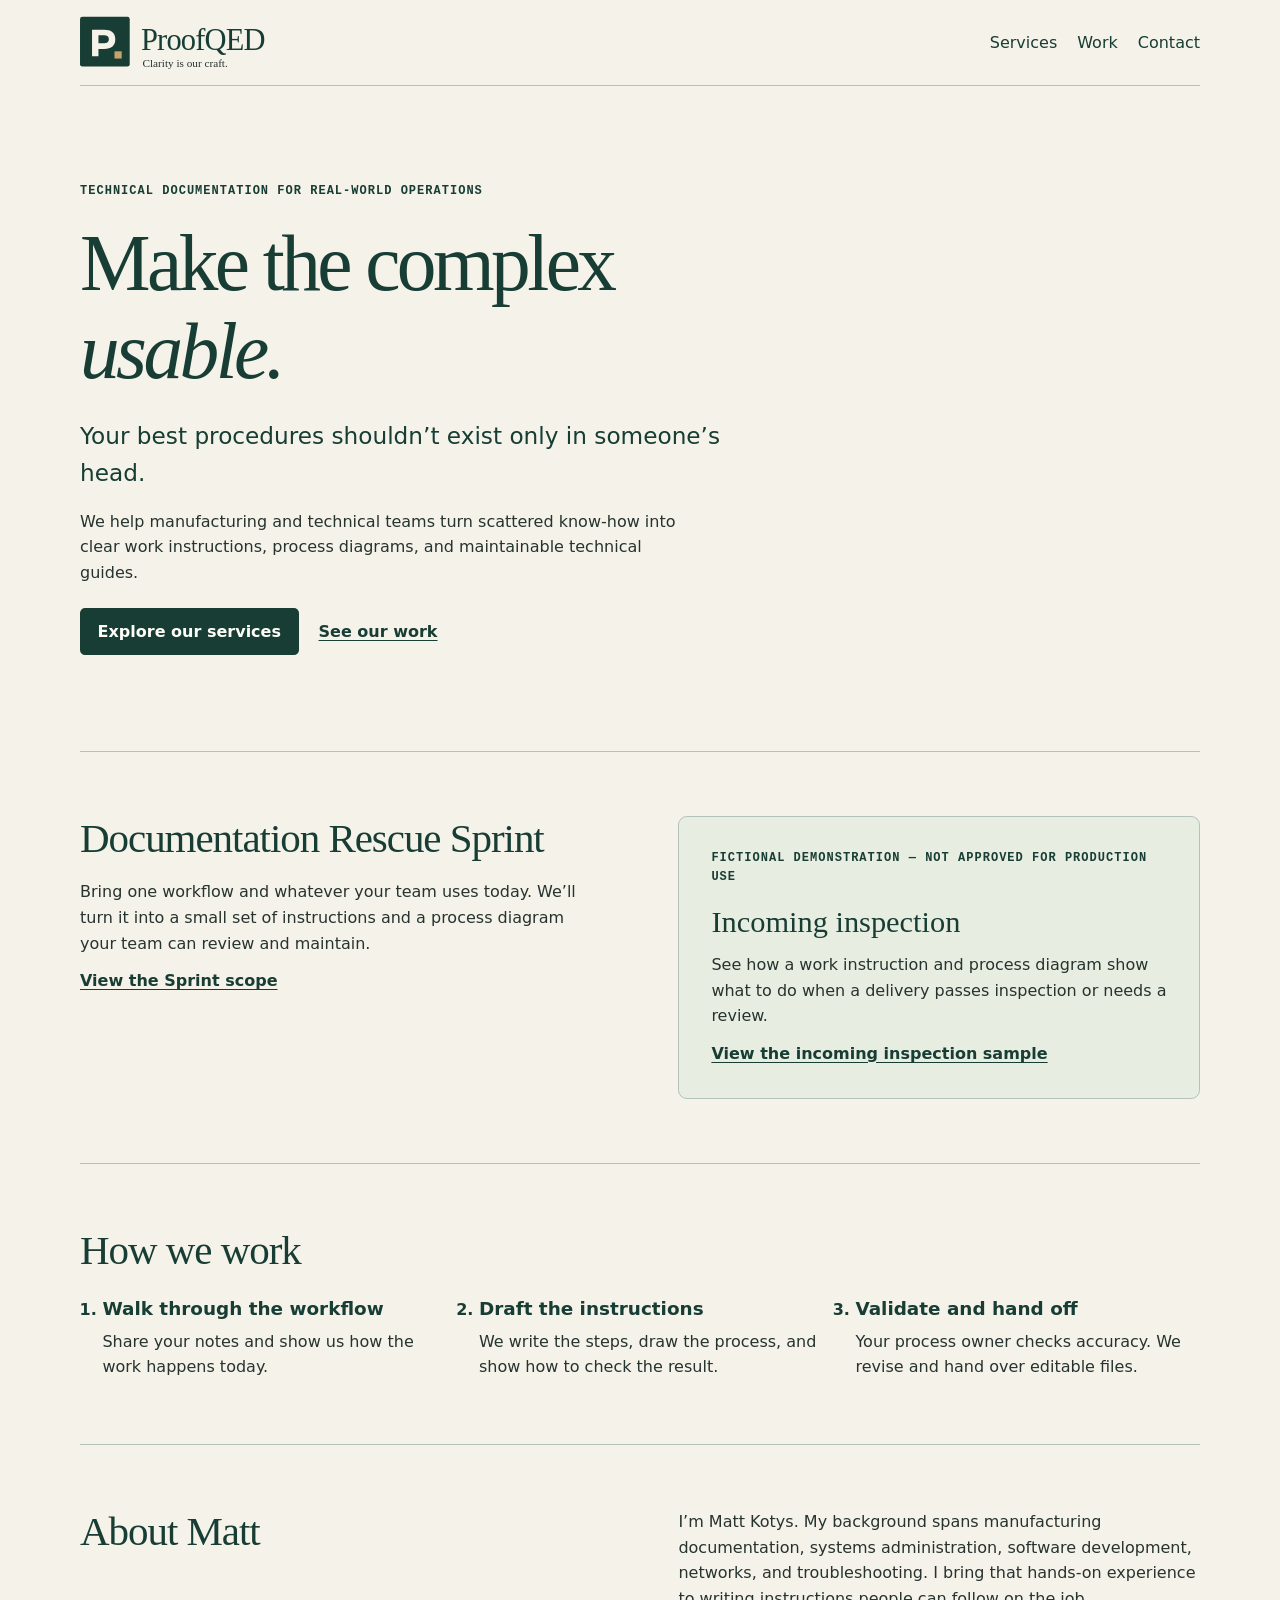
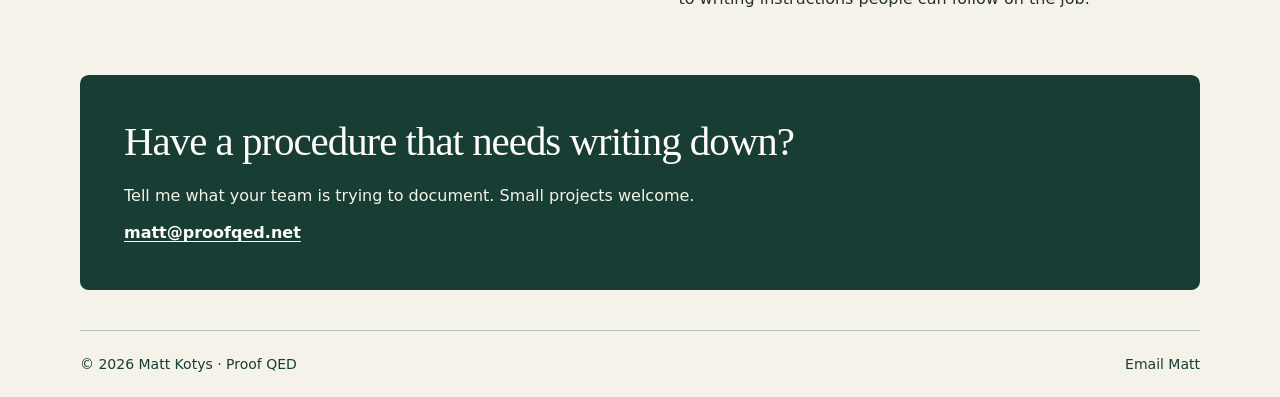
<file: index.html>
<!doctype html>
<html lang="en">
<head>
  <meta charset="utf-8">
  <meta name="viewport" content="width=device-width, initial-scale=1">
  <meta name="description" content="Proof QED turns manufacturing and technical know-how into clear work instructions, process diagrams, and technical guides.">
  <meta name="theme-color" content="#183d37">
  <title>Manufacturing and technical documentation | Proof QED</title>
  <link rel="icon" href="/assets/favicon.svg" type="image/svg+xml">
  <link rel="stylesheet" href="/css/site.css">
</head>
<body>
  <a class="skip-link" href="#main">Skip to content</a>
  <header class="site-header wrap">
    <a class="brand" href="/"><img src="/assets/proofqed.svg" width="202" height="53" alt="ProofQED home. Clarity is our craft."></a>
    <nav aria-label="Main navigation">
      <a href="/services/">Services</a>
          <a href="/work/">Work</a>
          <a href="/#contact">Contact</a>
    </nav>
  </header>
  <main id="main" class="wrap" tabindex="-1">
    <section class="hero">
      <p class="eyebrow">Technical documentation for real-world operations</p>
      <h1>Make the complex <em>usable.</em></h1>
      <p class="lead">Your best procedures shouldn’t exist only in someone’s head.</p>
      <p class="measure">We help manufacturing and technical teams turn scattered know-how into clear work instructions, process diagrams, and maintainable technical guides.</p>
      <div class="actions">
        <a class="button" href="/services/">Explore our services</a>
        <a class="text-link" href="/work/">See our work</a>
      </div>
    </section>
    <section class="section split" id="services">
      <div>
        <h2>Documentation Rescue Sprint</h2>
        <p class="measure">Bring one workflow and whatever your team uses today. We’ll turn it into a small set of instructions and a process diagram your team can review and maintain.</p>
        <a class="text-link" href="/services/">View the Sprint scope</a>
      </div>
      <article class="sample">
        <p class="eyebrow">Fictional demonstration — not approved for production use</p>
        <h3>Incoming inspection</h3>
        <p>See how a work instruction and process diagram show what to do when a delivery passes inspection or needs a review.</p>
        <a class="text-link" href="/work/#incoming-inspection">View the incoming inspection sample</a>
      </article>
    </section>
    <section class="section">
      <h2>How we work</h2>
      <ol class="steps">
        <li><h3>Walk through the workflow</h3><p>Share your notes and show us how the work happens today.</p></li>
        <li><h3>Draft the instructions</h3><p>We write the steps, draw the process, and show how to check the result.</p></li>
        <li><h3>Validate and hand off</h3><p>Your process owner checks accuracy. We revise and hand over editable files.</p></li>
      </ol>
    </section>
    <section class="section split" id="about">
      <h2>About Matt</h2>
      <p class="measure">I’m Matt Kotys. My background spans manufacturing documentation, systems administration, software development, networks, and troubleshooting. I bring that hands-on experience to writing instructions people can follow on the job.</p>
    </section>
    <section class="contact" id="contact">
      <h2>Have a procedure that needs writing down?</h2>
      <p>Tell me what your team is trying to document. Small projects welcome.</p>
      <a class="text-link" href="mailto:matt@proofqed.net">matt@proofqed.net</a>
    </section>
  </main>
  <footer class="site-footer wrap">
    <span>© 2026 Matt Kotys · Proof QED</span>
    <nav aria-label="Footer navigation">
      <a href="mailto:matt@proofqed.net">Email Matt</a>
    </nav>
  </footer>
</body>
</html>
</file>
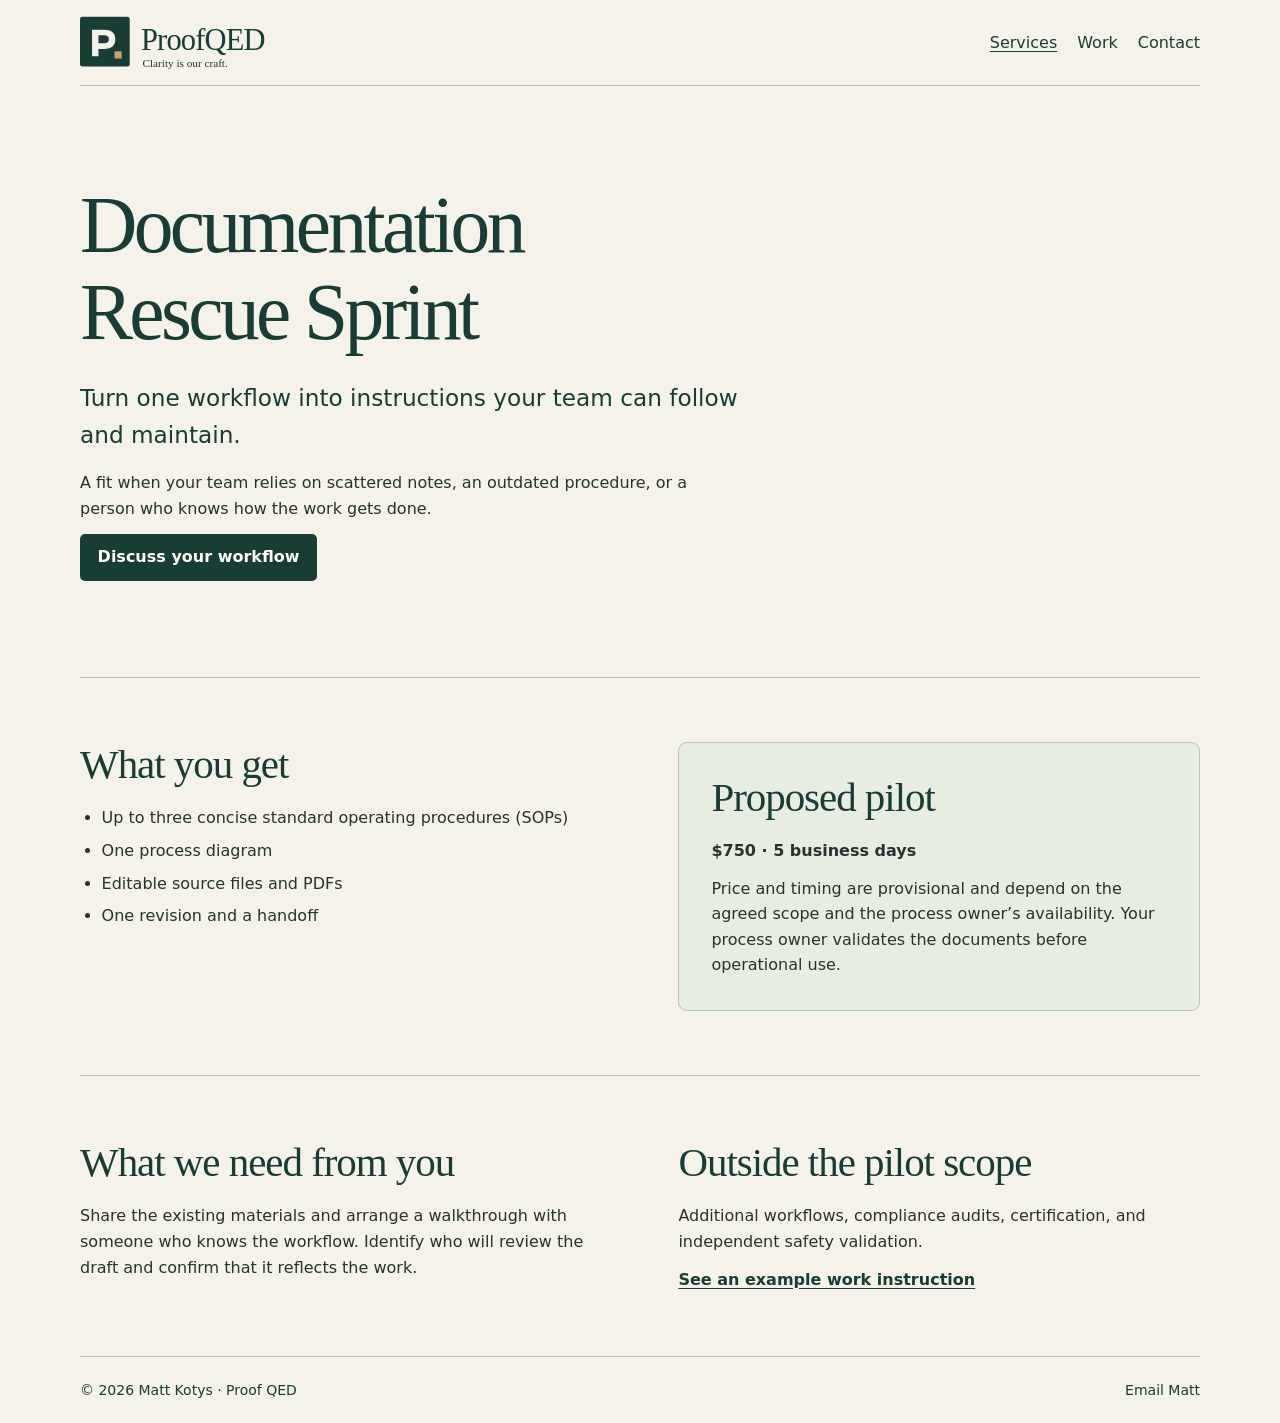
<file: services/index.html>
<!doctype html>
<html lang="en">
<head>
  <meta charset="utf-8">
  <meta name="viewport" content="width=device-width, initial-scale=1">
  <meta name="description" content="Explore the Proof QED Documentation Rescue Sprint for one manufacturing or technical workflow.">
  <meta name="theme-color" content="#183d37">
  <title>Documentation Rescue Sprint | Proof QED</title>
  <link rel="icon" href="/assets/favicon.svg" type="image/svg+xml">
  <link rel="stylesheet" href="/css/site.css">
</head>
<body>
  <a class="skip-link" href="#main">Skip to content</a>
  <header class="site-header wrap">
    <a class="brand" href="/"><img src="/assets/proofqed.svg" width="202" height="53" alt="ProofQED home. Clarity is our craft."></a>
    <nav aria-label="Main navigation">
      <a href="/services/" aria-current="page">Services</a>
          <a href="/work/">Work</a>
          <a href="/#contact">Contact</a>
    </nav>
  </header>
  <main id="main" class="wrap" tabindex="-1">
    <section class="hero">
      <h1>Documentation Rescue Sprint</h1>
      <p class="lead">Turn one workflow into instructions your team can follow and maintain.</p>
      <p class="measure">A fit when your team relies on scattered notes, an outdated procedure, or a person who knows how the work gets done.</p>
      <a class="button" href="mailto:matt@proofqed.net?subject=Documentation%20Rescue%20Sprint">Discuss your workflow</a>
    </section>
    <section class="section split">
      <div>
        <h2>What you get</h2>
        <ul class="list">
          <li>Up to three concise standard operating procedures (SOPs)</li>
          <li>One process diagram</li>
          <li>Editable source files and PDFs</li>
          <li>One revision and a handoff</li>
        </ul>
      </div>
      <aside class="sample">
        <h2>Proposed pilot</h2>
        <p><strong>$750 · 5 business days</strong></p>
        <p>Price and timing are provisional and depend on the agreed scope and the process owner’s availability. Your process owner validates the documents before operational use.</p>
      </aside>
    </section>
    <section class="section split">
      <div>
        <h2>What we need from you</h2>
        <p>Share the existing materials and arrange a walkthrough with someone who knows the workflow. Identify who will review the draft and confirm that it reflects the work.</p>
      </div>
      <div>
        <h2>Outside the pilot scope</h2>
        <p>Additional workflows, compliance audits, certification, and independent safety validation.</p>
        <a class="text-link" href="/work/#incoming-inspection">See an example work instruction</a>
      </div>
    </section>
  </main>
  <footer class="site-footer wrap">
    <span>© 2026 Matt Kotys · Proof QED</span>
    <nav aria-label="Footer navigation">
      <a href="mailto:matt@proofqed.net">Email Matt</a>
    </nav>
  </footer>
</body>
</html>
</file>
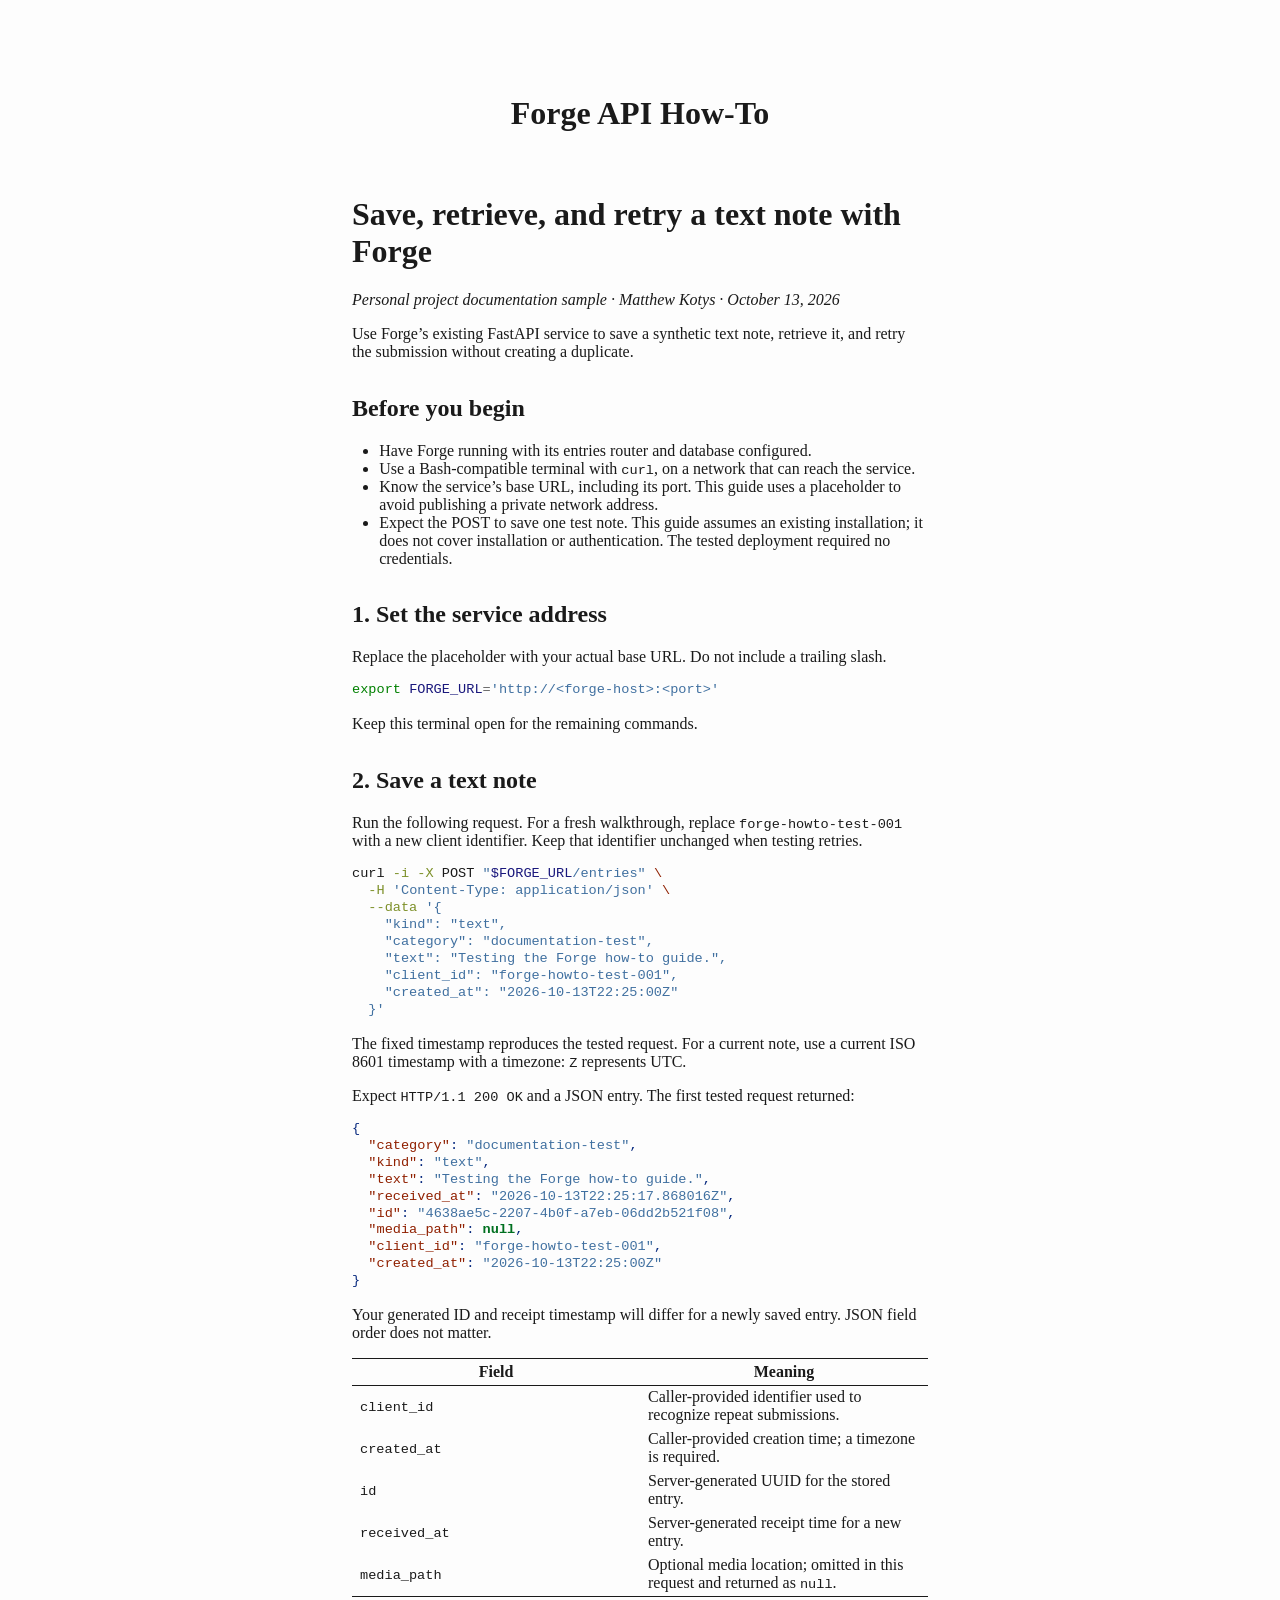
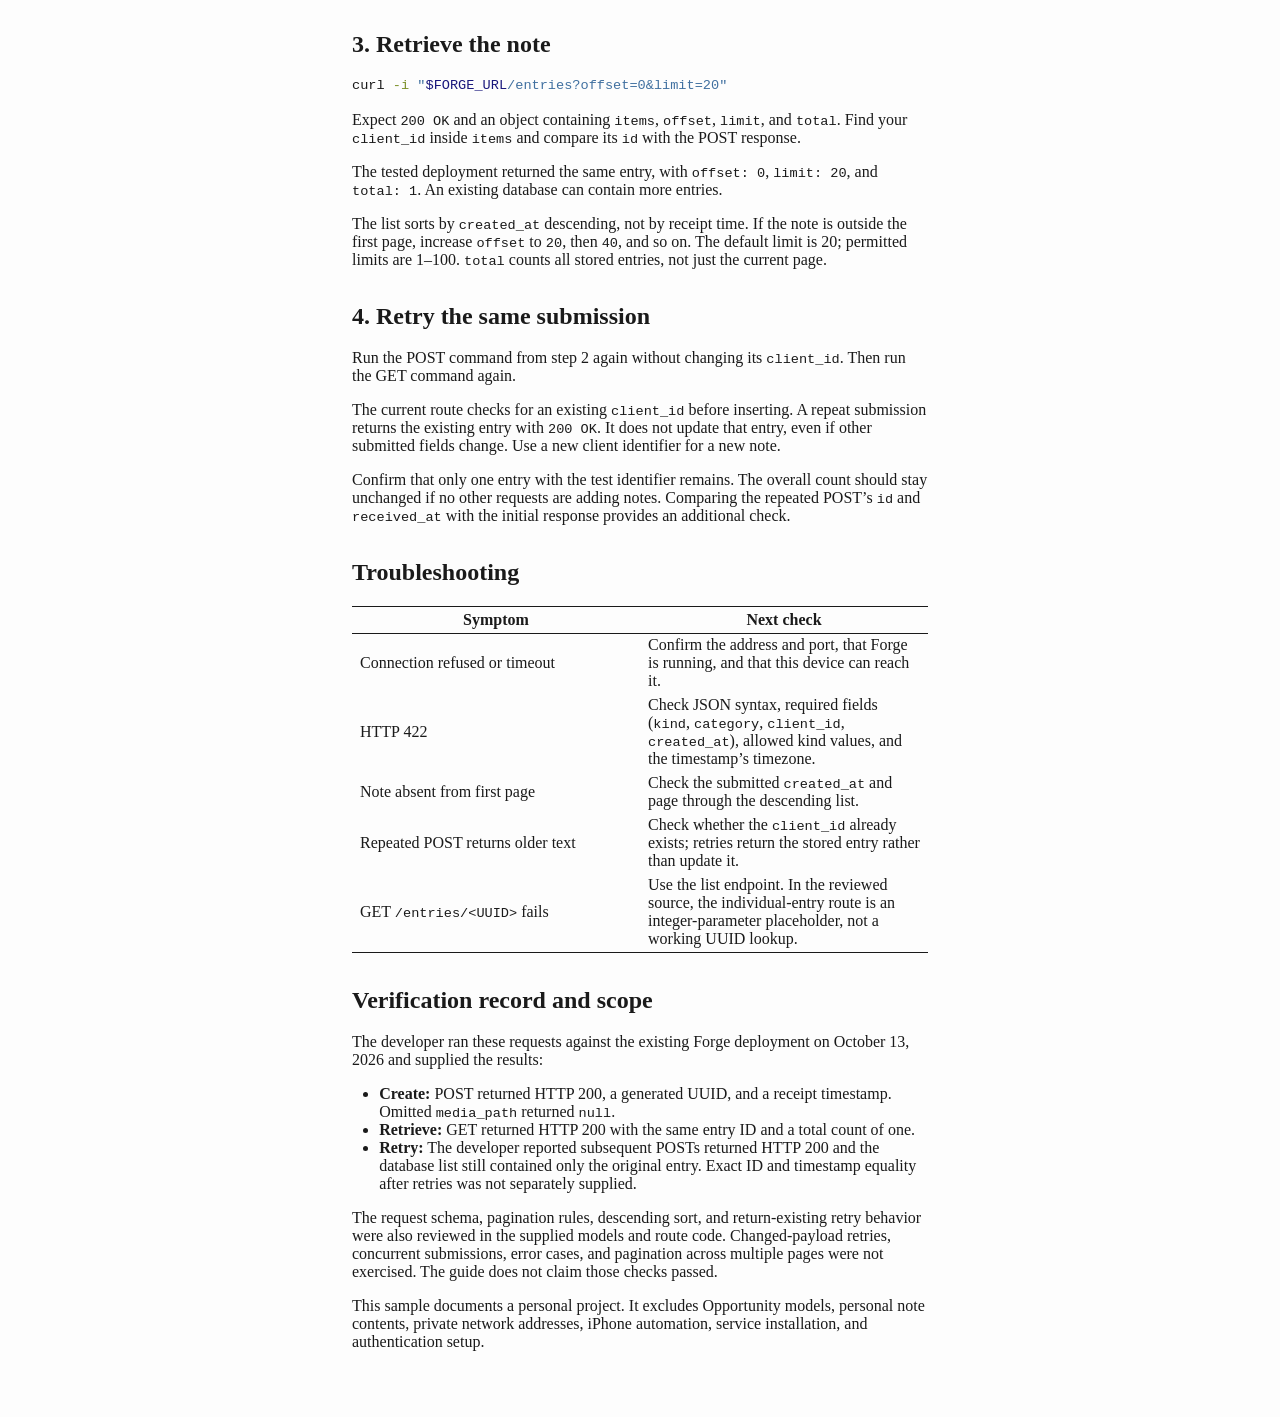
<file: forge-entry-guide.html>
<!DOCTYPE html>
<html xmlns="http://www.w3.org/1999/xhtml">
<head>
  <meta charset="utf-8" />
  <meta name="generator" content="pandoc 3.10.2" />
  <meta name="viewport" content="width=device-width, initial-scale=1.0, user-scalable=yes" />
  <title>Forge API How-To</title>
  <style>
    /* Default styles provided by pandoc.
    ** See https://pandoc.org/MANUAL.html#variables-for-html for config info.
    */
    html {
      color: #1a1a1a;
      background-color: #fdfdfd;
    }
    body {
      margin: 0 auto;
      max-width: 36em;
      padding-left: 50px;
      padding-right: 50px;
      padding-top: 50px;
      padding-bottom: 50px;
      hyphens: auto;
      overflow-wrap: break-word;
      text-rendering: optimizeLegibility;
      font-kerning: normal;
    }
    @media (max-width: 600px) {
      body {
        font-size: 0.9em;
        padding: 12px;
      }
      h1 {
        font-size: 1.8em;
      }
    }
    @media print {
      html {
        background-color: white;
      }
      body {
        background-color: transparent;
        color: black;
      }
      p, h2, h3 {
        orphans: 3;
        widows: 3;
      }
      h2, h3, h4 {
        page-break-after: avoid;
      }
    }
    p {
      margin: 1em 0;
    }
    a {
      color: #1a1a1a;
    }
    a:visited {
      color: #1a1a1a;
    }
    img {
      max-width: 100%;
    }
    svg {
      height: auto;
      max-width: 100%;
    }
    h1, h2, h3, h4, h5, h6 {
      margin-top: 1.4em;
    }
    h5, h6 {
      font-size: 1em;
      font-style: italic;
    }
    h6 {
      font-weight: normal;
    }
    ol, ul {
      padding-left: 1.7em;
      margin-top: 1em;
    }
    li > ol, li > ul {
      margin-top: 0;
    }
    blockquote {
      margin: 1em 0 1em 1.7em;
      padding-left: 1em;
      border-left: 2px solid #e6e6e6;
      color: #606060;
    }
    code {
      white-space: pre-wrap;
      font-family: Menlo, Monaco, Consolas, 'Lucida Console', monospace;
      font-size: 85%;
      margin: 0;
      hyphens: manual;
    }
    pre {
      margin: 1em 0;
      overflow: auto;
    }
    pre code {
      padding: 0;
      overflow: visible;
      overflow-wrap: normal;
    }
    .sourceCode {
     background-color: transparent;
     overflow: visible;
    }
    hr {
      border: none;
      border-top: 1px solid #1a1a1a;
      height: 1px;
      margin: 1em 0;
    }
    table {
      margin: 1em 0;
      border-collapse: collapse;
      width: 100%;
      overflow-x: auto;
      display: block;
      font-variant-numeric: lining-nums tabular-nums;
    }
    table caption {
      margin-bottom: 0.75em;
    }
    tbody {
      margin-top: 0.5em;
      border-top: 1px solid #1a1a1a;
      border-bottom: 1px solid #1a1a1a;
    }
    th {
      border-top: 1px solid #1a1a1a;
      padding: 0.25em 0.5em 0.25em 0.5em;
    }
    td {
      padding: 0.125em 0.5em 0.25em 0.5em;
    }
    header {
      margin-bottom: 4em;
      text-align: center;
    }
    #TOC li {
      list-style: none;
    }
    #TOC ul {
      padding-left: 1.3em;
    }
    #TOC > ul {
      padding-left: 0;
    }
    #TOC a:not(:hover) {
      text-decoration: none;
    }
    span.smallcaps{font-variant: small-caps;}
    div.columns{display: flex; gap: 1.5em;}
    div.column{flex: auto;}
    @media screen {
    div.columns{gap: min(4vw, 1.5em);}
    div.column{overflow-x: auto;}
    }
    div.hanging-indent{margin-left: 1.5em; text-indent: -1.5em;}
    /* The extra [class] is a hack that increases specificity enough to
       override a similar rule in reveal.js */
    ul.task-list[class]{list-style: none;}
    ul.task-list li input[type="checkbox"] {
      font-size: inherit;
      width: 0.8em;
      margin: 0 0.8em 0.2em -1.6em;
      vertical-align: middle;
    }
    .display.math{display: block; text-align: center; margin: 0.5rem auto;}
    /* CSS for syntax highlighting */
    html { -webkit-text-size-adjust: 100%; }
    pre > code.sourceCode { white-space: pre; position: relative; }
    pre > code.sourceCode > span { display: inline-block; line-height: 1.25; }
    pre > code.sourceCode > span:empty { height: 1.2em; }
    .sourceCode { overflow: visible; }
    code.sourceCode > span { color: inherit; text-decoration: inherit; }
    div.sourceCode { margin: 1em 0; }
    pre.sourceCode { margin: 0; }
    @media screen {
    div.sourceCode { overflow: auto; }
    }
    @media print {
    pre > code.sourceCode { white-space: pre-wrap; }
    pre > code.sourceCode > span { text-indent: -5em; padding-left: 5em; }
    }
    pre.numberSource code
      { counter-reset: source-line 0; }
    pre.numberSource code > span
      { position: relative; left: -4em; counter-increment: source-line; }
    pre.numberSource code > span > a:first-child::before
      { content: counter(source-line);
        position: relative; left: -1em; text-align: right; vertical-align: baseline;
        border: none; display: inline-block;
        -webkit-touch-callout: none; -webkit-user-select: none;
        -khtml-user-select: none; -moz-user-select: none;
        -ms-user-select: none; user-select: none;
        padding: 0 4px; width: 4em;
        color: #aaaaaa;
      }
    pre.numberSource { margin-left: 3em; border-left: 1px solid #aaaaaa;  padding-left: 4px; }
    div.sourceCode
      {   }
    @media screen {
    pre > code.sourceCode > span > a:first-child::before { text-decoration: underline; }
    }
    code span.al { color: #ff0000; font-weight: bold; } /* Alert */
    code span.an { color: #60a0b0; font-weight: bold; font-style: italic; } /* Annotation */
    code span.at { color: #7d9029; } /* Attribute */
    code span.bn { color: #40a070; } /* BaseN */
    code span.bu { color: #008000; } /* BuiltIn */
    code span.cf { color: #007020; font-weight: bold; } /* ControlFlow */
    code span.ch { color: #4070a0; } /* Char */
    code span.cn { color: #880000; } /* Constant */
    code span.co { color: #60a0b0; font-style: italic; } /* Comment */
    code span.cv { color: #60a0b0; font-weight: bold; font-style: italic; } /* CommentVar */
    code span.do { color: #ba2121; font-style: italic; } /* Documentation */
    code span.dt { color: #902000; } /* DataType */
    code span.dv { color: #40a070; } /* DecVal */
    code span.er { color: #ff0000; font-weight: bold; } /* Error */
    code span.ex { } /* Extension */
    code span.fl { color: #40a070; } /* Float */
    code span.fu { color: #06287e; } /* Function */
    code span.im { color: #008000; font-weight: bold; } /* Import */
    code span.in { color: #60a0b0; font-weight: bold; font-style: italic; } /* Information */
    code span.kw { color: #007020; font-weight: bold; } /* Keyword */
    code span.op { color: #666666; } /* Operator */
    code span.ot { color: #007020; } /* Other */
    code span.pp { color: #bc7a00; } /* Preprocessor */
    code span.sc { color: #4070a0; } /* SpecialChar */
    code span.ss { color: #bb6688; } /* SpecialString */
    code span.st { color: #4070a0; } /* String */
    code span.va { color: #19177c; } /* Variable */
    code span.vs { color: #4070a0; } /* VerbatimString */
    code span.wa { color: #60a0b0; font-weight: bold; font-style: italic; } /* Warning */
  </style>
</head>
<body>
<header id="title-block-header">
<h1 class="title">Forge API How-To</h1>
</header>
<h1 id="save-retrieve-and-retry-a-text-note-with-forge">Save, retrieve,
and retry a text note with Forge</h1>
<p><em>Personal project documentation sample · Matthew Kotys · October
13, 2026</em></p>
<p>Use Forge’s existing FastAPI service to save a synthetic text note,
retrieve it, and retry the submission without creating a duplicate.</p>
<h2 id="before-you-begin">Before you begin</h2>
<ul>
<li>Have Forge running with its entries router and database
configured.</li>
<li>Use a Bash-compatible terminal with <code>curl</code>, on a network
that can reach the service.</li>
<li>Know the service’s base URL, including its port. This guide uses a
placeholder to avoid publishing a private network address.</li>
<li>Expect the POST to save one test note. This guide assumes an
existing installation; it does not cover installation or authentication.
The tested deployment required no credentials.</li>
</ul>
<h2 id="set-the-service-address">1. Set the service address</h2>
<p>Replace the placeholder with your actual base URL. Do not include a
trailing slash.</p>
<div class="sourceCode" id="cb1"><pre
class="sourceCode bash"><code class="sourceCode bash"><span id="cb1-1"><a href="#cb1-1" aria-hidden="true" tabindex="-1"></a><span class="bu">export</span> <span class="va">FORGE_URL</span><span class="op">=</span><span class="st">&#39;http://&lt;forge-host&gt;:&lt;port&gt;&#39;</span></span></code></pre></div>
<p>Keep this terminal open for the remaining commands.</p>
<h2 id="save-a-text-note">2. Save a text note</h2>
<p>Run the following request. For a fresh walkthrough, replace
<code>forge-howto-test-001</code> with a new client identifier. Keep
that identifier unchanged when testing retries.</p>
<div class="sourceCode" id="cb2"><pre
class="sourceCode bash"><code class="sourceCode bash"><span id="cb2-1"><a href="#cb2-1" aria-hidden="true" tabindex="-1"></a><span class="ex">curl</span> <span class="at">-i</span> <span class="at">-X</span> POST <span class="st">&quot;</span><span class="va">$FORGE_URL</span><span class="st">/entries&quot;</span> <span class="dt">\</span></span>
<span id="cb2-2"><a href="#cb2-2" aria-hidden="true" tabindex="-1"></a>  <span class="at">-H</span> <span class="st">&#39;Content-Type: application/json&#39;</span> <span class="dt">\</span></span>
<span id="cb2-3"><a href="#cb2-3" aria-hidden="true" tabindex="-1"></a>  <span class="at">--data</span> <span class="st">&#39;{</span></span>
<span id="cb2-4"><a href="#cb2-4" aria-hidden="true" tabindex="-1"></a><span class="st">    &quot;kind&quot;: &quot;text&quot;,</span></span>
<span id="cb2-5"><a href="#cb2-5" aria-hidden="true" tabindex="-1"></a><span class="st">    &quot;category&quot;: &quot;documentation-test&quot;,</span></span>
<span id="cb2-6"><a href="#cb2-6" aria-hidden="true" tabindex="-1"></a><span class="st">    &quot;text&quot;: &quot;Testing the Forge how-to guide.&quot;,</span></span>
<span id="cb2-7"><a href="#cb2-7" aria-hidden="true" tabindex="-1"></a><span class="st">    &quot;client_id&quot;: &quot;forge-howto-test-001&quot;,</span></span>
<span id="cb2-8"><a href="#cb2-8" aria-hidden="true" tabindex="-1"></a><span class="st">    &quot;created_at&quot;: &quot;2026-10-13T22:25:00Z&quot;</span></span>
<span id="cb2-9"><a href="#cb2-9" aria-hidden="true" tabindex="-1"></a><span class="st">  }&#39;</span></span></code></pre></div>
<p>The fixed timestamp reproduces the tested request. For a current
note, use a current ISO 8601 timestamp with a timezone: <code>Z</code>
represents UTC.</p>
<p>Expect <code>HTTP/1.1 200 OK</code> and a JSON entry. The first
tested request returned:</p>
<div class="sourceCode" id="cb3"><pre
class="sourceCode json"><code class="sourceCode json"><span id="cb3-1"><a href="#cb3-1" aria-hidden="true" tabindex="-1"></a><span class="fu">{</span></span>
<span id="cb3-2"><a href="#cb3-2" aria-hidden="true" tabindex="-1"></a>  <span class="dt">&quot;category&quot;</span><span class="fu">:</span> <span class="st">&quot;documentation-test&quot;</span><span class="fu">,</span></span>
<span id="cb3-3"><a href="#cb3-3" aria-hidden="true" tabindex="-1"></a>  <span class="dt">&quot;kind&quot;</span><span class="fu">:</span> <span class="st">&quot;text&quot;</span><span class="fu">,</span></span>
<span id="cb3-4"><a href="#cb3-4" aria-hidden="true" tabindex="-1"></a>  <span class="dt">&quot;text&quot;</span><span class="fu">:</span> <span class="st">&quot;Testing the Forge how-to guide.&quot;</span><span class="fu">,</span></span>
<span id="cb3-5"><a href="#cb3-5" aria-hidden="true" tabindex="-1"></a>  <span class="dt">&quot;received_at&quot;</span><span class="fu">:</span> <span class="st">&quot;2026-10-13T22:25:17.868016Z&quot;</span><span class="fu">,</span></span>
<span id="cb3-6"><a href="#cb3-6" aria-hidden="true" tabindex="-1"></a>  <span class="dt">&quot;id&quot;</span><span class="fu">:</span> <span class="st">&quot;4638ae5c-2207-4b0f-a7eb-06dd2b521f08&quot;</span><span class="fu">,</span></span>
<span id="cb3-7"><a href="#cb3-7" aria-hidden="true" tabindex="-1"></a>  <span class="dt">&quot;media_path&quot;</span><span class="fu">:</span> <span class="kw">null</span><span class="fu">,</span></span>
<span id="cb3-8"><a href="#cb3-8" aria-hidden="true" tabindex="-1"></a>  <span class="dt">&quot;client_id&quot;</span><span class="fu">:</span> <span class="st">&quot;forge-howto-test-001&quot;</span><span class="fu">,</span></span>
<span id="cb3-9"><a href="#cb3-9" aria-hidden="true" tabindex="-1"></a>  <span class="dt">&quot;created_at&quot;</span><span class="fu">:</span> <span class="st">&quot;2026-10-13T22:25:00Z&quot;</span></span>
<span id="cb3-10"><a href="#cb3-10" aria-hidden="true" tabindex="-1"></a><span class="fu">}</span></span></code></pre></div>
<p>Your generated ID and receipt timestamp will differ for a newly saved
entry. JSON field order does not matter.</p>
<table>
<colgroup>
<col style="width: 50%" />
<col style="width: 50%" />
</colgroup>
<thead>
<tr>
<th>Field</th>
<th>Meaning</th>
</tr>
</thead>
<tbody>
<tr>
<td><code>client_id</code></td>
<td>Caller-provided identifier used to recognize repeat
submissions.</td>
</tr>
<tr>
<td><code>created_at</code></td>
<td>Caller-provided creation time; a timezone is required.</td>
</tr>
<tr>
<td><code>id</code></td>
<td>Server-generated UUID for the stored entry.</td>
</tr>
<tr>
<td><code>received_at</code></td>
<td>Server-generated receipt time for a new entry.</td>
</tr>
<tr>
<td><code>media_path</code></td>
<td>Optional media location; omitted in this request and returned as
<code>null</code>.</td>
</tr>
</tbody>
</table>
<h2 id="retrieve-the-note">3. Retrieve the note</h2>
<div class="sourceCode" id="cb4"><pre
class="sourceCode bash"><code class="sourceCode bash"><span id="cb4-1"><a href="#cb4-1" aria-hidden="true" tabindex="-1"></a><span class="ex">curl</span> <span class="at">-i</span> <span class="st">&quot;</span><span class="va">$FORGE_URL</span><span class="st">/entries?offset=0&amp;limit=20&quot;</span></span></code></pre></div>
<p>Expect <code>200 OK</code> and an object containing
<code>items</code>, <code>offset</code>, <code>limit</code>, and
<code>total</code>. Find your <code>client_id</code> inside
<code>items</code> and compare its <code>id</code> with the POST
response.</p>
<p>The tested deployment returned the same entry, with
<code>offset: 0</code>, <code>limit: 20</code>, and
<code>total: 1</code>. An existing database can contain more
entries.</p>
<p>The list sorts by <code>created_at</code> descending, not by receipt
time. If the note is outside the first page, increase
<code>offset</code> to <code>20</code>, then <code>40</code>, and so on.
The default limit is 20; permitted limits are 1–100. <code>total</code>
counts all stored entries, not just the current page.</p>
<h2 id="retry-the-same-submission">4. Retry the same submission</h2>
<p>Run the POST command from step 2 again without changing its
<code>client_id</code>. Then run the GET command again.</p>
<p>The current route checks for an existing <code>client_id</code>
before inserting. A repeat submission returns the existing entry with
<code>200 OK</code>. It does not update that entry, even if other
submitted fields change. Use a new client identifier for a new note.</p>
<p>Confirm that only one entry with the test identifier remains. The
overall count should stay unchanged if no other requests are adding
notes. Comparing the repeated POST’s <code>id</code> and
<code>received_at</code> with the initial response provides an
additional check.</p>
<h2 id="troubleshooting">Troubleshooting</h2>
<table>
<colgroup>
<col style="width: 50%" />
<col style="width: 50%" />
</colgroup>
<thead>
<tr>
<th>Symptom</th>
<th>Next check</th>
</tr>
</thead>
<tbody>
<tr>
<td>Connection refused or timeout</td>
<td>Confirm the address and port, that Forge is running, and that this
device can reach it.</td>
</tr>
<tr>
<td>HTTP 422</td>
<td>Check JSON syntax, required fields (<code>kind</code>,
<code>category</code>, <code>client_id</code>, <code>created_at</code>),
allowed kind values, and the timestamp’s timezone.</td>
</tr>
<tr>
<td>Note absent from first page</td>
<td>Check the submitted <code>created_at</code> and page through the
descending list.</td>
</tr>
<tr>
<td>Repeated POST returns older text</td>
<td>Check whether the <code>client_id</code> already exists; retries
return the stored entry rather than update it.</td>
</tr>
<tr>
<td>GET <code>/entries/&lt;UUID&gt;</code> fails</td>
<td>Use the list endpoint. In the reviewed source, the individual-entry
route is an integer-parameter placeholder, not a working UUID
lookup.</td>
</tr>
</tbody>
</table>
<h2 id="verification-record-and-scope">Verification record and
scope</h2>
<p>The developer ran these requests against the existing Forge
deployment on October 13, 2026 and supplied the results:</p>
<ul>
<li><strong>Create:</strong> POST returned HTTP 200, a generated UUID,
and a receipt timestamp. Omitted <code>media_path</code> returned
<code>null</code>.</li>
<li><strong>Retrieve:</strong> GET returned HTTP 200 with the same entry
ID and a total count of one.</li>
<li><strong>Retry:</strong> The developer reported subsequent POSTs
returned HTTP 200 and the database list still contained only the
original entry. Exact ID and timestamp equality after retries was not
separately supplied.</li>
</ul>
<p>The request schema, pagination rules, descending sort, and
return-existing retry behavior were also reviewed in the supplied models
and route code. Changed-payload retries, concurrent submissions, error
cases, and pagination across multiple pages were not exercised. The
guide does not claim those checks passed.</p>
<p>This sample documents a personal project. It excludes Opportunity
models, personal note contents, private network addresses, iPhone
automation, service installation, and authentication setup.</p>
</body>
</html>
</file>
<file: css/site.css>
:root {
  color-scheme: light;
  --paper: #f5f2e9;
  --ink: #173d34;
  --muted: #26332f;
  --accent: #173d34;
  --rule: #b4c2b9;
  --panel: #e8ede1;
  --brass: #c5a36a;
  --technical: ui-monospace, monospace;
  --white: #fffdf8;
}

*, *::before, *::after { box-sizing: border-box; }

body {
  margin: 0;
  background: var(--paper);
  color: var(--ink);
  font: 1rem/1.6 system-ui, sans-serif;
}

.wrap { width: min(70rem, calc(100% - 3rem)); margin-inline: auto; }
a { color: inherit; text-underline-offset: 0.2em; }
a:hover { text-decoration-thickness: 2px; }
:focus-visible { outline: 3px solid currentColor; outline-offset: 4px; }
.skip-link { position: absolute; top: 0.5rem; left: 0.5rem; padding: 0.6rem; background: var(--white); }
.skip-link:not(:focus) { clip-path: inset(50%); }

.site-header, .site-footer, nav, .actions {
  display: flex;
  align-items: center;
  flex-wrap: wrap;
  gap: 0.65rem 1.25rem;
}

.site-header, .site-footer { justify-content: space-between; padding-block: 1rem; }
.site-header { border-bottom: 1px solid var(--rule); }
.site-footer { border-top: 1px solid var(--rule); font-size: 0.875rem; }
nav a { padding-block: 0.35rem; text-decoration: none; }
nav a:hover, nav a[aria-current] { text-decoration: underline; }
.brand { display: block; max-width: 100%; }
.brand img { display: block; max-width: 100%; height: auto; }

h1, h2, h3, p { margin: 0 0 0.75em; }
h1, h2, .sample h3 { font-family: Georgia, serif; font-weight: 400; line-height: 1.1; }
h1 { max-width: 15ch; font-size: clamp(2.75rem, 6.2vw, 5.8rem); letter-spacing: -0.045em; margin-bottom: 0.28em; }
h1 em { color: var(--accent); }
h2 { font-size: clamp(1.85rem, 3.2vw, 2.8rem); letter-spacing: -0.025em; margin-bottom: 0.45em; }
h3 { font-size: 1.15rem; line-height: 1.3; margin-bottom: 0.4em; }
p, .list { color: var(--muted); }
p:last-child, .list:last-child { margin-bottom: 0; }
.eyebrow { margin-bottom: 1.2rem; color: var(--accent); font-family: var(--technical); font-size: 0.75rem; font-weight: 700; letter-spacing: 0.085em; text-transform: uppercase; }
.lead { max-width: 45ch; color: var(--ink); font-size: clamp(1.14rem, 2.4vw, 1.45rem); }
.measure { max-width: 60ch; }
.hero { padding-block: clamp(3rem, 8vw, 6rem); }
.section { border-top: 1px solid var(--rule); padding-block: clamp(2.25rem, 5vw, 4rem); }
.split { display: grid; grid-template-columns: repeat(2, minmax(0, 1fr)); gap: 1.5rem clamp(1.5rem, 6vw, 5rem); }
.actions { margin-top: 1.4rem; }
.text-link { display: inline-block; font-weight: 650; }
.button {
  display: inline-block;
  border-radius: 0.32rem;
  padding: 0.67rem 1.1rem;
  background: var(--ink);
  color: var(--white);
  font-weight: 650;
  text-decoration: none;
}
.button:hover { background: var(--muted); }
.button:focus-visible { outline-color: var(--ink); }
.sample { border: 1px solid var(--rule); border-radius: 0.55rem; background: var(--panel); padding: clamp(1rem, 3vw, 2rem); }
.sample-grid > .sample { border-top: 3px solid var(--brass); }
.sample h3 { font-size: clamp(1.45rem, 2.5vw, 1.9rem); }
.sample-grid { gap: 1rem; margin-top: 1.5rem; }
.steps { margin: 1.5rem 0 0; padding-left: 1.4rem; display: grid; grid-template-columns: repeat(3, minmax(0, 1fr)); gap: 1.5rem 2rem; }
.steps li::marker { font-weight: 700; color: var(--accent); }
.list { margin: 0 0 1rem; padding-left: 1.35em; }
.list li + li { margin-top: 0.45rem; }
.flow, .outcomes { display: grid; gap: 0.8rem; list-style: none; padding: 0; }
.flow > li, .outcomes li { position: relative; border: 1px solid var(--rule); border-radius: 0.3rem; background: var(--white); padding: 0.65rem; }
.flow > li + li::before { content: ""; position: absolute; left: 50%; top: -0.85rem; height: 0.8rem; border-left: 1px solid var(--accent); }
.outcomes { grid-template-columns: repeat(2, minmax(0, 1fr)); margin-top: 0.55rem; }
.outcomes li { background: var(--panel); }
.contact { margin-bottom: 2.5rem; padding: clamp(1.25rem, 4vw, 2.75rem); border-radius: 0.55rem; background: var(--ink); color: var(--white); }
.contact p { color: var(--paper); }
.contact a:focus-visible { outline-color: var(--brass); }

@media (max-width: 44rem) {
  .wrap { width: calc(100% - 2rem); }
  .split, .steps { grid-template-columns: 1fr; }
}

.inspection-chart {
  max-width: 100%;
  overflow-x: auto;
  margin-block: 1.5rem;
}

.inspection-chart svg {
  display: block;
  width: 100%;
  min-width: 32rem;
  height: auto;
}

#inspection-chart-text { margin-top: 1rem; }
#inspection-chart-text summary { cursor: pointer; }

/* Mermaid can render labels as SVG text or embedded HTML. */
#inspection-chart .node.decision .label,
#inspection-chart .node.decision .label * {
  color: var(--paper) !important;
  fill: var(--paper) !important;
}
</file>
